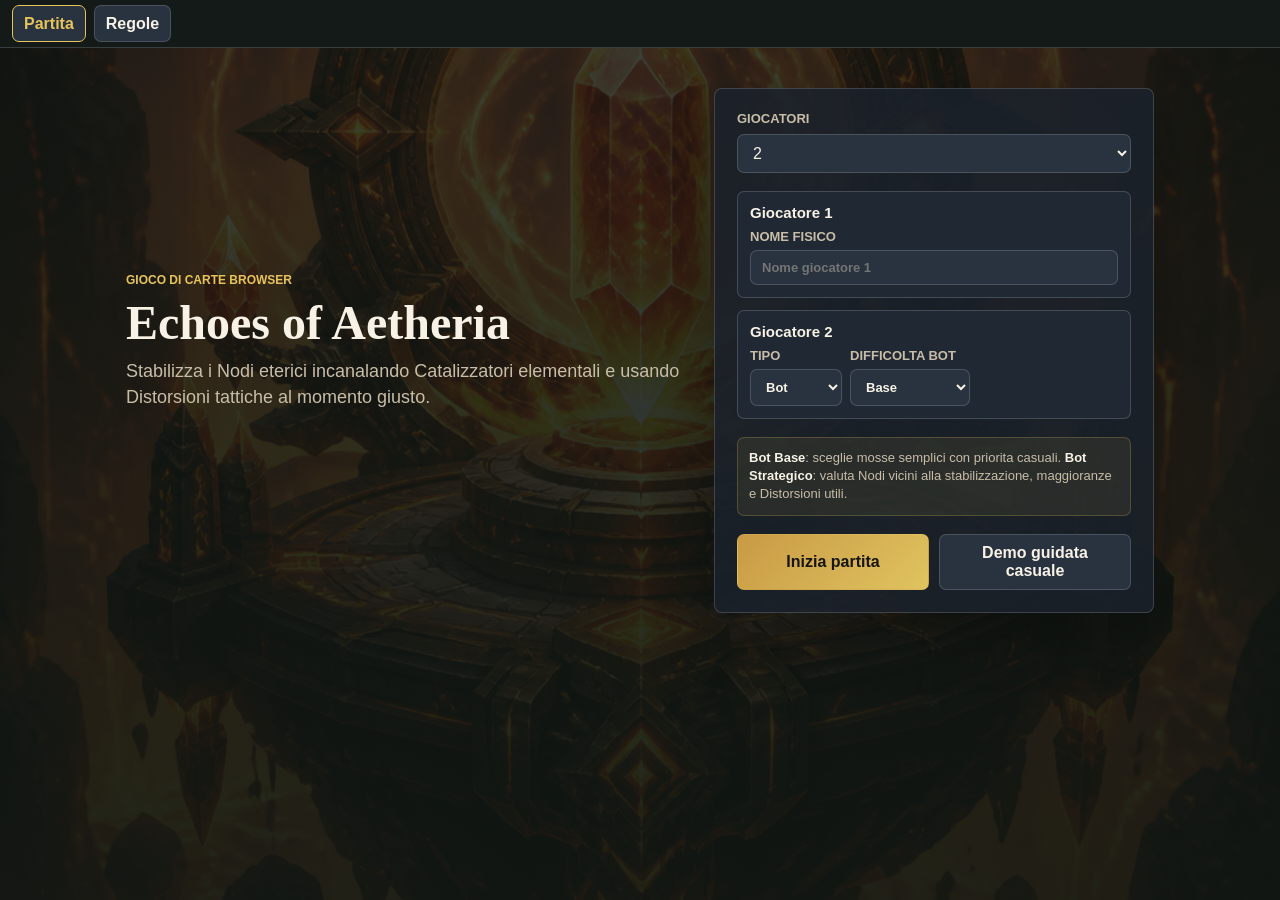
<file: web-game/index.html>
<!doctype html>
<html lang="it">
<head>
  <meta charset="utf-8">
  <meta name="viewport" content="width=device-width, initial-scale=1">
  <title>Echoes of Aetheria - Web Game</title>
  <link rel="icon" href="data:image/svg+xml,%3Csvg xmlns='http://www.w3.org/2000/svg' viewBox='0 0 64 64'%3E%3Crect width='64' height='64' rx='12' fill='%2311151b'/%3E%3Ccircle cx='32' cy='32' r='19' fill='%23e7c45b'/%3E%3Cpath d='M32 10 44 32 32 54 20 32Z' fill='%23242c37'/%3E%3C/svg%3E">
  <link rel="stylesheet" href="styles.css">
  <link rel="stylesheet" href="interface.css">
</head>
<body>
  <main id="app">
    <nav class="view-tabs" aria-label="Viste">
      <button id="play-tab" aria-current="page" type="button">Partita</button>
      <button id="rules-tab" type="button">Regole</button>
    </nav>
    <section id="rules-view" class="hidden" aria-labelledby="rules-heading">
      <h1 id="rules-heading">Regole</h1>
      <div id="rules-content"></div>
      <button id="return-game" type="button">Torna alla partita</button>
    </section>
    <section id="setup" class="setup-shell">
      <div class="brand-panel">
        <p class="eyebrow">Gioco di carte browser</p>
        <h1>Echoes of Aetheria</h1>
        <p class="intro">Stabilizza i Nodi eterici incanalando Catalizzatori elementali e usando Distorsioni tattiche al momento giusto.</p>
      </div>

      <form id="setup-form" class="setup-panel">
        <div class="field-row">
          <label for="player-count">Giocatori</label>
          <select id="player-count" name="playerCount">
            <option value="2">2</option>
            <option value="3">3</option>
            <option value="4">4</option>
          </select>
        </div>

        <div id="player-configs" class="player-configs"></div>

        <div class="bot-note">
          <strong>Bot Base</strong>: sceglie mosse semplici con priorita casuali.
          <strong>Bot Strategico</strong>: valuta Nodi vicini alla stabilizzazione, maggioranze e Distorsioni utili.
        </div>

        <div class="setup-actions">
          <button class="primary-action" type="submit">Inizia partita</button>
          <button id="demo-button" type="button">Demo guidata casuale</button>
        </div>
      </form>
    </section>

    <section id="game" class="game-shell hidden">
      <header class="topbar">
        <div>
          <p class="eyebrow">Partita in corso</p>
          <h1>Echoes of Aetheria</h1>
        </div>
        <div class="top-actions">
          <button id="rules-button" type="button">Regole</button>
          <button id="new-game-button" type="button">Nuova partita</button>
        </div>
      </header>

      <section class="status-strip">
        <div>
          <span class="label">Turno</span>
          <strong id="current-player">-</strong>
        </div>
        <div>
          <span class="label">Azioni</span>
          <strong id="actions-left">-</strong>
        </div>
        <div>
          <span class="label">Mazzo</span>
          <strong id="deck-count">-</strong>
        </div>
        <div>
          <span class="label">Obiettivo</span>
          <strong id="victory-target">-</strong>
        </div>
      </section>

      <div class="table-layout">
        <details class="players-panel collapse-panel">
          <summary>Giocatori</summary>
          <div id="players" class="players-list"></div>
        </details>

        <section class="board-panel">
          <div class="board-header">
            <h2>Nodi</h2>
            <div id="selection-hint" class="selection-hint">Scegli un'azione.</div>
          </div>
          <div id="nodes" class="nodes-grid"></div>
        </section>

        <aside class="side-panel">
          <details class="advisor-panel collapse-panel">
            <summary>
              <span>Consiglio mosse</span>
              <span id="advisor-badge">Demo</span>
            </summary>
            <div id="advisor" class="advisor-list"></div>
          </details>
          <details class="log-panel collapse-panel">
            <summary>Registro</summary>
            <ol id="log"></ol>
          </details>
        </aside>
      </div>

      <section class="hand-panel">
        <div class="hand-header">
          <div>
            <h2 id="hand-title">Mano</h2>
            <p id="hand-help">Seleziona una carta giocabile.</p>
          </div>
          <div class="hand-actions">
            <button id="draw-button" type="button">Pesca</button>
            <button id="end-turn-button" type="button">Fine turno</button>
          </div>
        </div>
        <div id="hand" class="hand-grid"></div>
      </section>
    </section>

    <dialog id="choice-dialog">
      <form method="dialog">
        <h2 id="choice-title">Scelta</h2>
        <div id="choice-options" class="choice-options"></div>
        <button value="cancel" type="submit">Annulla</button>
      </form>
    </dialog>

    <dialog id="rules-dialog">
      <form method="dialog">
        <h2>Regole complete in breve</h2>
        <p><strong>Setup.</strong> I 5 Nodi sono al centro. Ogni giocatore pesca 4 carte dal mazzo Catalizzatori + Distorsioni.</p>
        <p><strong>Turno.</strong> Il giocatore attivo ha 2 azioni. Ogni azione puo essere: pescare 1 carta, incanalare 1 Catalizzatore su un Nodo libero, oppure lanciare 1 Distorsione.</p>
        <p><strong>Catalizzatori.</strong> Aggiungono potenza elementale al Nodo scelto. Alcuni attivano bonus immediati, piccoli costi o protezioni.</p>
        <p><strong>Distorsioni.</strong> Sono effetti tattici a uso singolo: spostano, proteggono, riducono, accelerano o bloccano temporaneamente un Nodo.</p>
        <p><strong>Stabilizzazione.</strong> Un Nodo si chiude quando i suoi requisiti elementali sono raggiunti o superati. Il Prisma richiede almeno 2 potenza in tre elementi diversi.</p>
        <p><strong>Assegnazione.</strong> Il Nodo va al giocatore con piu potenza totale su quel Nodo. In pareggio vince chi ha contribuito prima tra i giocatori in parita.</p>
        <p><strong>Vittoria.</strong> In 2 giocatori si vince con 3 Nodi. In 3-4 giocatori si vince con 2 Nodi.</p>
        <button value="ok" type="submit">Chiudi</button>
      </form>
    </dialog>
  </main>
  <script src="src/game.js"></script>
  <script src="src/interface.js"></script>
</body>
</html>
</file>
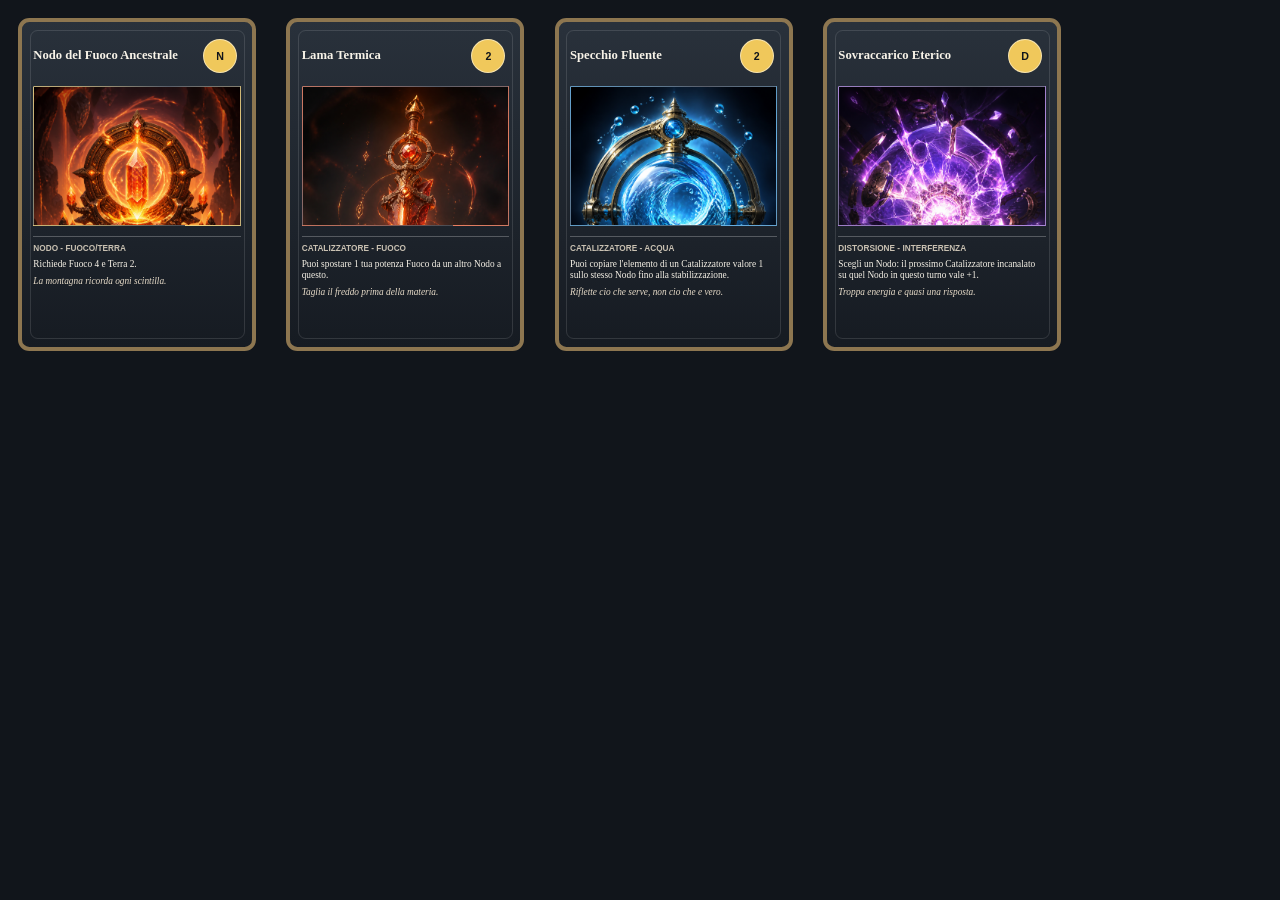
<file: prototype/cards_print.html>
<!doctype html>
<html lang="it">
<head>
  <meta charset="utf-8">
  <meta name="viewport" content="width=device-width, initial-scale=1">
  <title>Echoes of Aetheria - Prototype Cards</title>
  <style>
    :root {
      --ink: #f8f3e8;
      --muted: #c9c1b2;
      --line: #8d7650;
      --panel: #1f2630;
      --fire: #e65b34;
      --water: #3c9de0;
      --wind: #82b870;
      --earth: #b89556;
      --distortion: #a86fe8;
      --node: #f0c85b;
    }

    * { box-sizing: border-box; }

    body {
      margin: 0;
      padding: 18px;
      color: var(--ink);
      background: #11151b;
      font-family: Georgia, "Times New Roman", serif;
    }

    .sheet {
      display: grid;
      grid-template-columns: repeat(auto-fill, 63mm);
      gap: 8mm;
      align-items: start;
    }

    .card {
      width: 63mm;
      height: 88mm;
      border: 1.2mm solid var(--line);
      border-radius: 3mm;
      background: linear-gradient(180deg, #29313b, #161b22);
      padding: 3mm;
      display: grid;
      grid-template-rows: 12mm 39mm 1fr;
      break-inside: avoid;
      position: relative;
      overflow: hidden;
    }

    .card::before {
      content: "";
      position: absolute;
      inset: 2mm;
      border: .35mm solid rgba(255,255,255,.12);
      border-radius: 2mm;
      pointer-events: none;
    }

    .header {
      display: grid;
      grid-template-columns: 1fr 10mm;
      gap: 2mm;
      align-items: center;
      z-index: 1;
    }

    .name {
      font-size: 9.5pt;
      line-height: 1.05;
      font-weight: 700;
    }

    .badge {
      width: 9mm;
      height: 9mm;
      border-radius: 50%;
      border: .45mm solid rgba(255,255,255,.5);
      display: grid;
      place-items: center;
      font: 700 8pt Arial, sans-serif;
      color: #11151b;
      background: var(--node);
    }

    .art {
      margin-top: 2mm;
      border: .5mm solid rgba(255,255,255,.22);
      background:
        radial-gradient(circle at 50% 45%, rgba(255,255,255,.32), transparent 9mm),
        conic-gradient(from 35deg, var(--accent), #2a3140, var(--accent), #141922);
      display: grid;
      place-items: center;
      min-height: 0;
      overflow: hidden;
    }

    .art img {
      width: 100%;
      height: 100%;
      object-fit: cover;
      display: block;
    }

    .text {
      z-index: 1;
      margin-top: 2.5mm;
      border-top: .35mm solid rgba(255,255,255,.25);
      padding-top: 2mm;
      font-size: 7pt;
      line-height: 1.22;
      display: grid;
      align-content: start;
      gap: 1.5mm;
    }

    .meta {
      color: var(--muted);
      font: 700 6.2pt Arial, sans-serif;
      text-transform: uppercase;
      letter-spacing: 0;
    }

    .flavour {
      color: #e8dcc9;
      font-style: italic;
    }

    .fire { --accent: var(--fire); }
    .water { --accent: var(--water); }
    .wind { --accent: var(--wind); }
    .earth { --accent: var(--earth); }
    .distortion { --accent: var(--distortion); }
    .node { --accent: var(--node); }

    @page { size: A4; margin: 10mm; }

    @media print {
      body { background: #fff; padding: 0; }
      .sheet { gap: 5mm; }
      .card { box-shadow: none; }
    }
  </style>
</head>
<body>
  <main class="sheet">
    <article class="card node">
      <header class="header">
        <div class="name">Nodo del Fuoco Ancestrale</div>
        <div class="badge">N</div>
      </header>
      <div class="art"><img src="../assets/nodo_fuoco_ancestrale.png" alt=""></div>
      <section class="text">
        <div class="meta">Nodo - Fuoco/Terra</div>
        <div>Richiede Fuoco 4 e Terra 2.</div>
        <div class="flavour">La montagna ricorda ogni scintilla.</div>
      </section>
    </article>

    <article class="card fire">
      <header class="header">
        <div class="name">Lama Termica</div>
        <div class="badge">2</div>
      </header>
      <div class="art"><img src="../assets/catalizzatore_fuoco.png" alt=""></div>
      <section class="text">
        <div class="meta">Catalizzatore - Fuoco</div>
        <div>Puoi spostare 1 tua potenza Fuoco da un altro Nodo a questo.</div>
        <div class="flavour">Taglia il freddo prima della materia.</div>
      </section>
    </article>

    <article class="card water">
      <header class="header">
        <div class="name">Specchio Fluente</div>
        <div class="badge">2</div>
      </header>
      <div class="art"><img src="../assets/catalizzatore_acqua.png" alt=""></div>
      <section class="text">
        <div class="meta">Catalizzatore - Acqua</div>
        <div>Puoi copiare l'elemento di un Catalizzatore valore 1 sullo stesso Nodo fino alla stabilizzazione.</div>
        <div class="flavour">Riflette cio che serve, non cio che e vero.</div>
      </section>
    </article>

    <article class="card distortion">
      <header class="header">
        <div class="name">Sovraccarico Eterico</div>
        <div class="badge">D</div>
      </header>
      <div class="art"><img src="../assets/distorsione_sovraccarico.png" alt=""></div>
      <section class="text">
        <div class="meta">Distorsione - Interferenza</div>
        <div>Scegli un Nodo: il prossimo Catalizzatore incanalato su quel Nodo in questo turno vale +1.</div>
        <div class="flavour">Troppa energia e quasi una risposta.</div>
      </section>
    </article>
  </main>
</body>
</html>
</file>
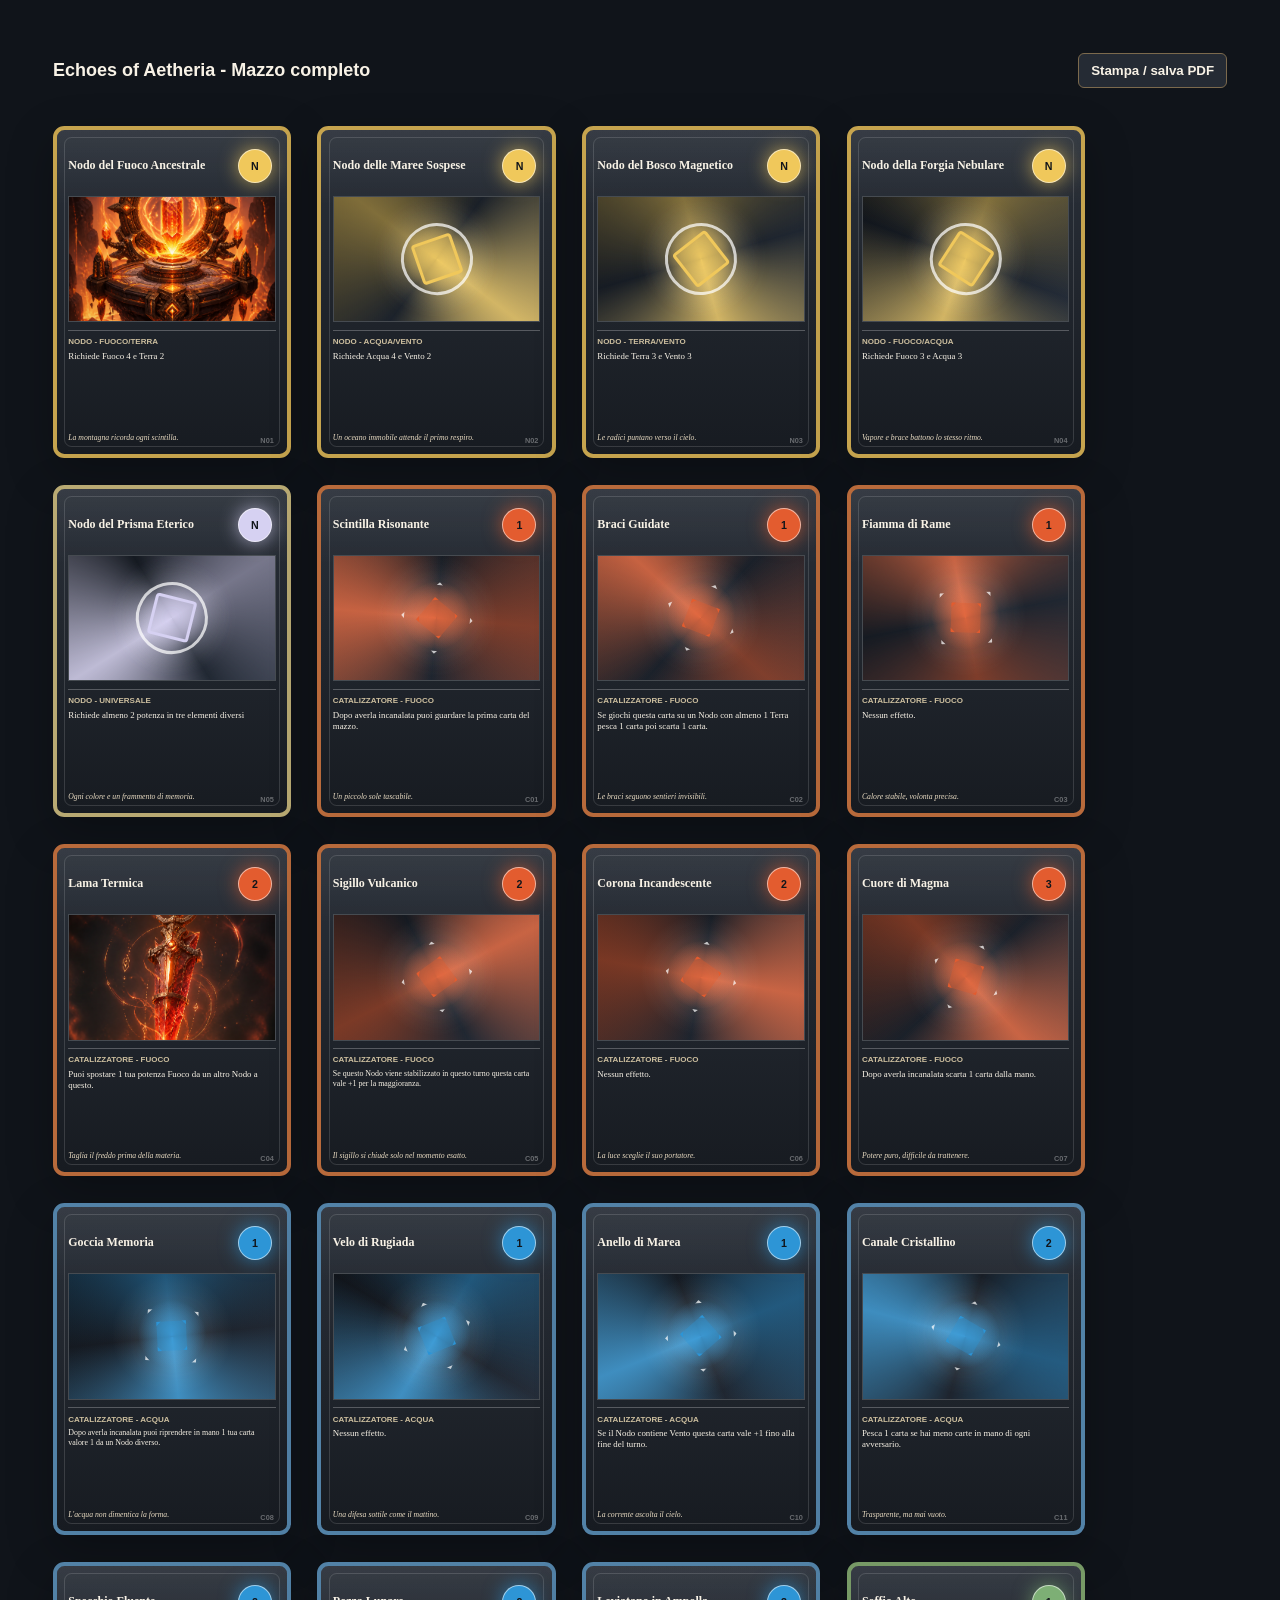
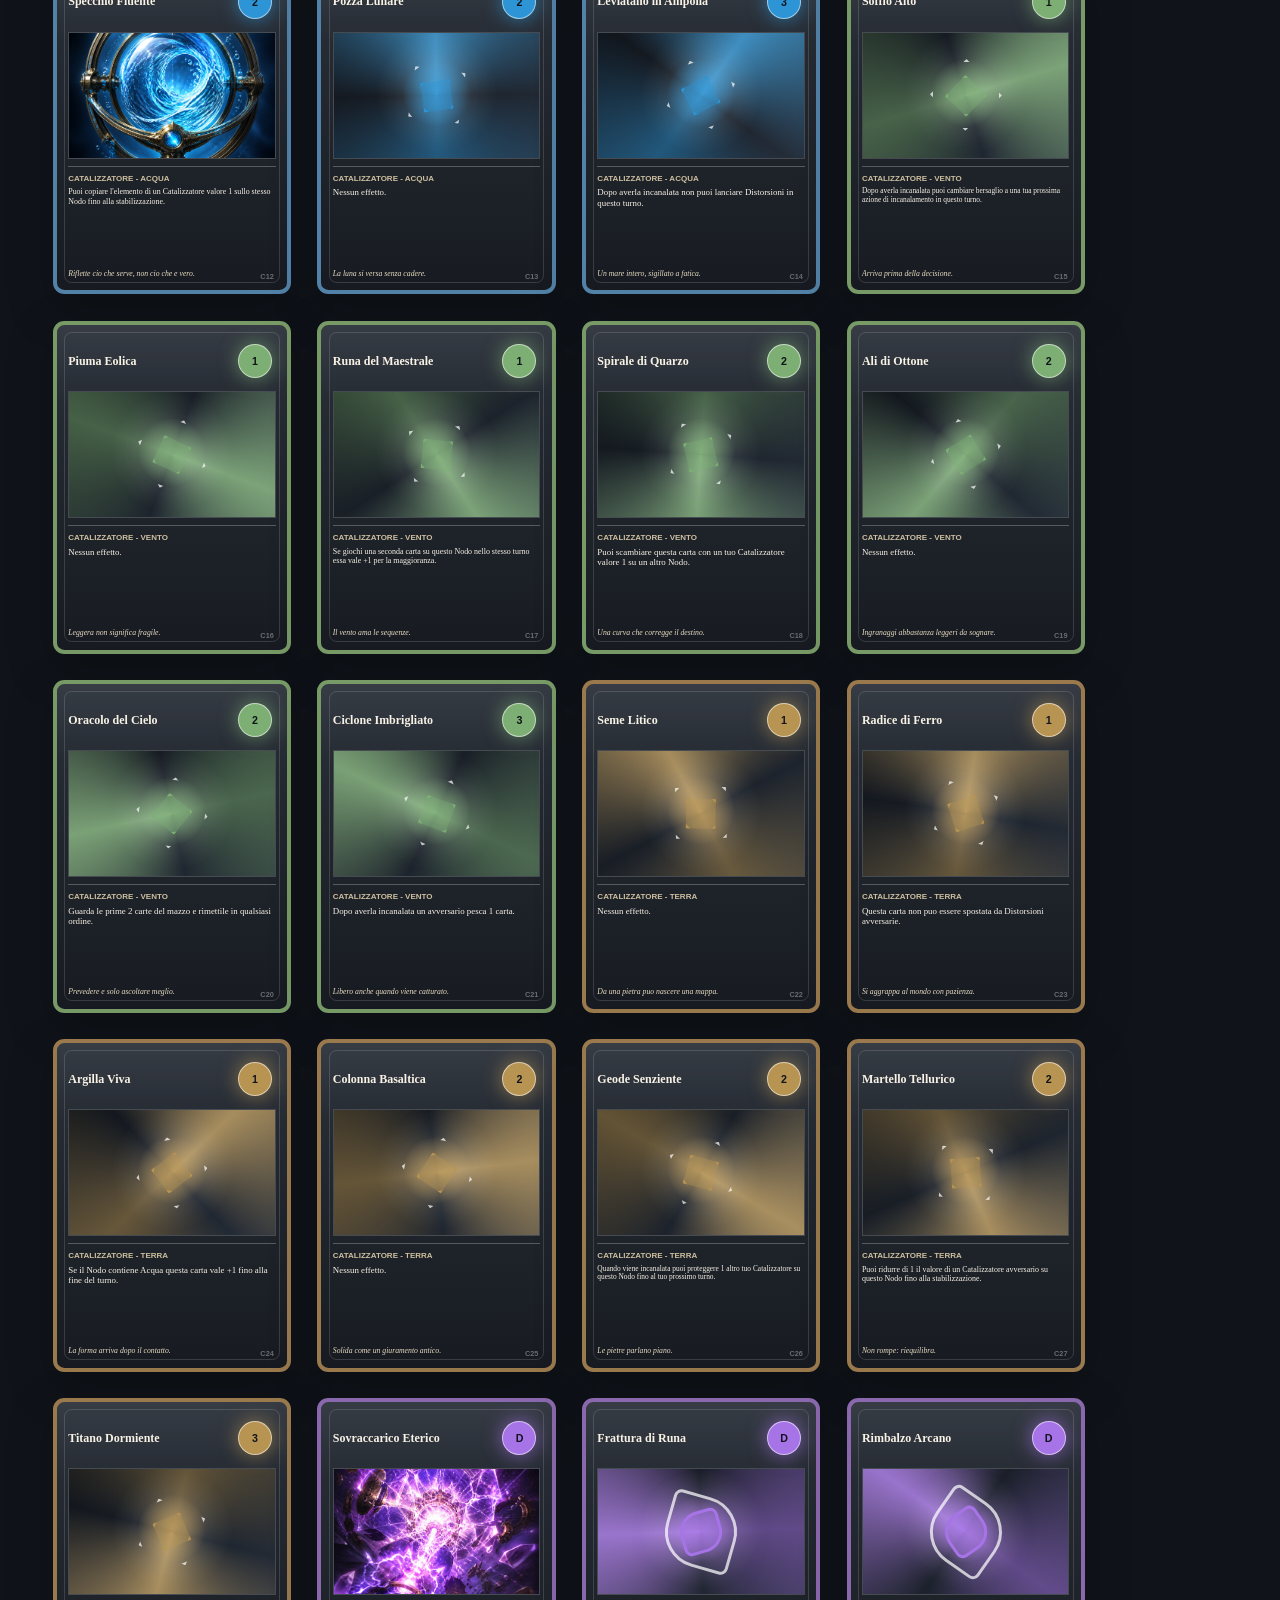
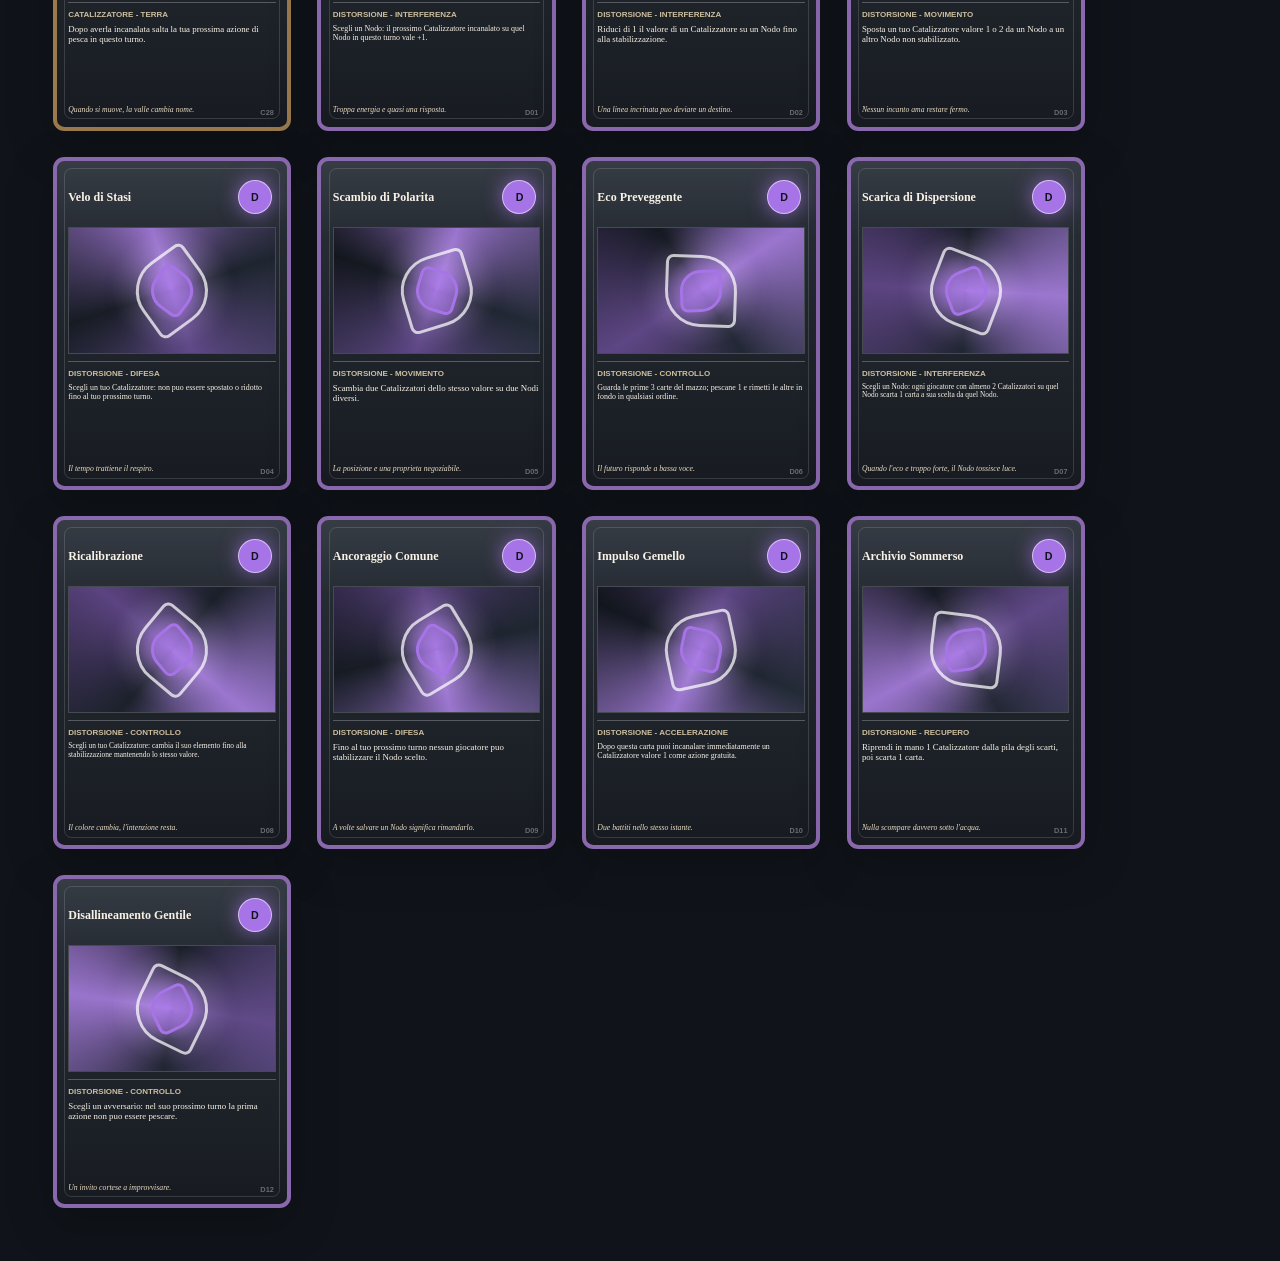
<file: prototype/deck_full.html>
<!doctype html>
<html lang="it">
<head>
  <meta charset="utf-8">
  <meta name="viewport" content="width=device-width, initial-scale=1">
  <title>Echoes of Aetheria - Mazzo Completo</title>
  <style>
    :root {
      --ink: #f8f2e6;
      --muted: #cdbf9f;
      --paper: #171b21;
      --rim: #a28353;
      --fire: #e35c2f;
      --water: #2d95d6;
      --wind: #7daf75;
      --earth: #b89453;
      --distortion: #a774e8;
      --node: #f0c85b;
      --steel: #596777;
    }

    * { box-sizing: border-box; }

    body {
      margin: 0;
      padding: 14mm;
      background: #10141a;
      color: var(--ink);
      font-family: Georgia, "Times New Roman", serif;
    }

    .toolbar {
      margin: 0 0 10mm;
      display: flex;
      align-items: center;
      justify-content: space-between;
      gap: 12px;
      color: var(--ink);
      font-family: Arial, sans-serif;
    }

    .toolbar h1 {
      margin: 0;
      font-size: 18px;
      letter-spacing: 0;
    }

    .toolbar button {
      border: 1px solid #7c6a4d;
      background: #252b34;
      color: var(--ink);
      border-radius: 6px;
      padding: 9px 12px;
      cursor: pointer;
      font-weight: 700;
    }

    .sheet {
      display: grid;
      grid-template-columns: repeat(auto-fill, 63mm);
      gap: 7mm;
      align-items: start;
    }

    .card {
      width: 63mm;
      height: 88mm;
      border: 1.15mm solid var(--rim);
      border-radius: 3mm;
      background:
        linear-gradient(180deg, rgba(255,255,255,.06), rgba(255,255,255,0) 20mm),
        linear-gradient(180deg, #2a3039, var(--paper));
      padding: 3mm;
      display: grid;
      grid-template-rows: 13mm 35mm 1fr;
      break-inside: avoid;
      position: relative;
      overflow: hidden;
      box-shadow: 0 4mm 12mm rgba(0,0,0,.25);
    }

    .card::before {
      content: "";
      position: absolute;
      inset: 1.9mm;
      border: .35mm solid rgba(255,255,255,.14);
      border-radius: 2mm;
      pointer-events: none;
      z-index: 3;
    }

    .card::after {
      content: attr(data-id);
      position: absolute;
      right: 3.5mm;
      bottom: 2.5mm;
      color: rgba(255,255,255,.35);
      font: 700 5.5pt Arial, sans-serif;
      z-index: 4;
    }

    .header {
      display: grid;
      grid-template-columns: 1fr 10mm;
      gap: 2mm;
      align-items: center;
      z-index: 4;
    }

    .name {
      font-size: 9pt;
      line-height: 1.05;
      font-weight: 700;
      overflow-wrap: anywhere;
    }

    .badge {
      width: 9mm;
      height: 9mm;
      border-radius: 50%;
      border: .45mm solid rgba(255,255,255,.55);
      display: grid;
      place-items: center;
      color: #11151b;
      background: var(--accent);
      font: 800 8pt Arial, sans-serif;
      box-shadow: 0 0 5mm color-mix(in srgb, var(--accent) 70%, transparent);
    }

    .art {
      margin-top: 1.5mm;
      border: .5mm solid rgba(255,255,255,.22);
      background: #121820;
      min-height: 0;
      overflow: hidden;
      position: relative;
      isolation: isolate;
    }

    .art img {
      width: 100%;
      height: 100%;
      object-fit: cover;
      display: block;
    }

    .symbol-art {
      width: 100%;
      height: 100%;
      background:
        radial-gradient(circle at 50% 48%, color-mix(in srgb, var(--accent) 70%, white 10%), transparent 9mm),
        radial-gradient(circle at 50% 48%, rgba(255,255,255,.18), transparent 16mm),
        conic-gradient(from var(--spin), transparent, color-mix(in srgb, var(--accent) 75%, white 10%), transparent, color-mix(in srgb, var(--accent) 50%, black 10%), transparent),
        linear-gradient(135deg, #10141a, #252d39);
      display: grid;
      place-items: center;
    }

    .sigil {
      width: 19mm;
      height: 19mm;
      position: relative;
      filter: drop-shadow(0 0 4mm var(--accent));
    }

    .sigil::before,
    .sigil::after {
      content: "";
      position: absolute;
      inset: 0;
      border: .9mm solid rgba(255,255,255,.72);
      transform: rotate(var(--turn));
    }

    .sigil::after {
      inset: 4mm;
      border-color: var(--accent);
      background: color-mix(in srgb, var(--accent) 35%, transparent);
      transform: rotate(calc(var(--turn) * -1));
    }

    .node .sigil::before { border-radius: 50%; }
    .node .sigil::after { border-radius: 1mm; }
    .distortion .sigil::before { border-radius: 2mm 50% 2mm 50%; }
    .distortion .sigil::after { border-radius: 50% 2mm 50% 2mm; }
    .catalyst .sigil::before { clip-path: polygon(50% 0, 100% 50%, 50% 100%, 0 50%); }
    .catalyst .sigil::after { clip-path: polygon(50% 0, 100% 50%, 50% 100%, 0 50%); }

    .text {
      z-index: 4;
      margin-top: 2mm;
      border-top: .35mm solid rgba(255,255,255,.25);
      padding-top: 1.7mm;
      display: grid;
      grid-template-rows: auto 1fr auto;
      gap: 1.3mm;
      min-height: 0;
    }

    .meta {
      color: var(--muted);
      font: 700 6pt Arial, sans-serif;
      text-transform: uppercase;
      letter-spacing: 0;
      white-space: nowrap;
      overflow: hidden;
      text-overflow: ellipsis;
    }

    .effect {
      font-size: var(--effect-size, 6.65pt);
      line-height: 1.18;
      overflow-wrap: anywhere;
    }

    .flavour {
      color: #eadcc3;
      font-size: 5.8pt;
      line-height: 1.16;
      font-style: italic;
      padding-right: 9mm;
      overflow-wrap: anywhere;
    }

    .fire { --accent: var(--fire); --rim: #b86a3b; }
    .water { --accent: var(--water); --rim: #5282a7; }
    .wind { --accent: var(--wind); --rim: #779a66; }
    .earth { --accent: var(--earth); --rim: #9a7a4d; }
    .distortion { --accent: var(--distortion); --rim: #8a68ad; }
    .node { --accent: var(--node); --rim: #c6a44e; }
    .universal { --accent: #d6d1f2; --rim: #b9aa73; }

    @page {
      size: A4;
      margin: 8mm;
    }

    @media print {
      body {
        padding: 0;
        background: #fff;
      }

      .toolbar { display: none; }

      .sheet {
        gap: 4mm;
      }

      .card {
        box-shadow: none;
      }
    }
  </style>
</head>
<body>
  <header class="toolbar">
    <h1>Echoes of Aetheria - Mazzo completo</h1>
    <button type="button" onclick="window.print()">Stampa / salva PDF</button>
  </header>
  <main class="sheet" id="deck"></main>

  <script id="cards-data" type="text/plain">ID Carta,Nome Carta,Categoria,Elemento/Tipo,Valore Potenza,Requisiti/Effetto speciale,Flavour Text
N01,Nodo del Fuoco Ancestrale,Nodo,Fuoco/Terra,,Richiede Fuoco 4 e Terra 2,"La montagna ricorda ogni scintilla."
N02,Nodo delle Maree Sospese,Nodo,Acqua/Vento,,Richiede Acqua 4 e Vento 2,"Un oceano immobile attende il primo respiro."
N03,Nodo del Bosco Magnetico,Nodo,Terra/Vento,,Richiede Terra 3 e Vento 3,"Le radici puntano verso il cielo."
N04,Nodo della Forgia Nebulare,Nodo,Fuoco/Acqua,,Richiede Fuoco 3 e Acqua 3,"Vapore e brace battono lo stesso ritmo."
N05,Nodo del Prisma Eterico,Nodo,Universale,,Richiede almeno 2 potenza in tre elementi diversi,"Ogni colore e un frammento di memoria."
C01,Scintilla Risonante,Catalizzatore,Fuoco,1,Dopo averla incanalata puoi guardare la prima carta del mazzo.,"Un piccolo sole tascabile."
C02,Braci Guidate,Catalizzatore,Fuoco,1,Se giochi questa carta su un Nodo con almeno 1 Terra pesca 1 carta poi scarta 1 carta.,"Le braci seguono sentieri invisibili."
C03,Fiamma di Rame,Catalizzatore,Fuoco,1,Nessun effetto.,"Calore stabile, volonta precisa."
C04,Lama Termica,Catalizzatore,Fuoco,2,Puoi spostare 1 tua potenza Fuoco da un altro Nodo a questo.,"Taglia il freddo prima della materia."
C05,Sigillo Vulcanico,Catalizzatore,Fuoco,2,Se questo Nodo viene stabilizzato in questo turno questa carta vale +1 per la maggioranza.,"Il sigillo si chiude solo nel momento esatto."
C06,Corona Incandescente,Catalizzatore,Fuoco,2,Nessun effetto.,"La luce sceglie il suo portatore."
C07,Cuore di Magma,Catalizzatore,Fuoco,3,Dopo averla incanalata scarta 1 carta dalla mano.,"Potere puro, difficile da trattenere."
C08,Goccia Memoria,Catalizzatore,Acqua,1,Dopo averla incanalata puoi riprendere in mano 1 tua carta valore 1 da un Nodo diverso.,"L'acqua non dimentica la forma."
C09,Velo di Rugiada,Catalizzatore,Acqua,1,Nessun effetto.,"Una difesa sottile come il mattino."
C10,Anello di Marea,Catalizzatore,Acqua,1,Se il Nodo contiene Vento questa carta vale +1 fino alla fine del turno.,"La corrente ascolta il cielo."
C11,Canale Cristallino,Catalizzatore,Acqua,2,Pesca 1 carta se hai meno carte in mano di ogni avversario.,"Trasparente, ma mai vuoto."
C12,Specchio Fluente,Catalizzatore,Acqua,2,Puoi copiare l'elemento di un Catalizzatore valore 1 sullo stesso Nodo fino alla stabilizzazione.,"Riflette cio che serve, non cio che e vero."
C13,Pozza Lunare,Catalizzatore,Acqua,2,Nessun effetto.,"La luna si versa senza cadere."
C14,Leviatano in Ampolla,Catalizzatore,Acqua,3,Dopo averla incanalata non puoi lanciare Distorsioni in questo turno.,"Un mare intero, sigillato a fatica."
C15,Soffio Alto,Catalizzatore,Vento,1,Dopo averla incanalata puoi cambiare bersaglio a una tua prossima azione di incanalamento in questo turno.,"Arriva prima della decisione."
C16,Piuma Eolica,Catalizzatore,Vento,1,Nessun effetto.,"Leggera non significa fragile."
C17,Runa del Maestrale,Catalizzatore,Vento,1,Se giochi una seconda carta su questo Nodo nello stesso turno essa vale +1 per la maggioranza.,"Il vento ama le sequenze."
C18,Spirale di Quarzo,Catalizzatore,Vento,2,Puoi scambiare questa carta con un tuo Catalizzatore valore 1 su un altro Nodo.,"Una curva che corregge il destino."
C19,Ali di Ottone,Catalizzatore,Vento,2,Nessun effetto.,"Ingranaggi abbastanza leggeri da sognare."
C20,Oracolo del Cielo,Catalizzatore,Vento,2,Guarda le prime 2 carte del mazzo e rimettile in qualsiasi ordine.,"Prevedere e solo ascoltare meglio."
C21,Ciclone Imbrigliato,Catalizzatore,Vento,3,Dopo averla incanalata un avversario pesca 1 carta.,"Libero anche quando viene catturato."
C22,Seme Litico,Catalizzatore,Terra,1,Nessun effetto.,"Da una pietra puo nascere una mappa."
C23,Radice di Ferro,Catalizzatore,Terra,1,Questa carta non puo essere spostata da Distorsioni avversarie.,"Si aggrappa al mondo con pazienza."
C24,Argilla Viva,Catalizzatore,Terra,1,Se il Nodo contiene Acqua questa carta vale +1 fino alla fine del turno.,"La forma arriva dopo il contatto."
C25,Colonna Basaltica,Catalizzatore,Terra,2,Nessun effetto.,"Solida come un giuramento antico."
C26,Geode Senziente,Catalizzatore,Terra,2,Quando viene incanalata puoi proteggere 1 altro tuo Catalizzatore su questo Nodo fino al tuo prossimo turno.,"Le pietre parlano piano."
C27,Martello Tellurico,Catalizzatore,Terra,2,Puoi ridurre di 1 il valore di un Catalizzatore avversario su questo Nodo fino alla stabilizzazione.,"Non rompe: riequilibra."
C28,Titano Dormiente,Catalizzatore,Terra,3,Dopo averla incanalata salta la tua prossima azione di pesca in questo turno.,"Quando si muove, la valle cambia nome."
D01,Sovraccarico Eterico,Distorsione,Interferenza,,Scegli un Nodo: il prossimo Catalizzatore incanalato su quel Nodo in questo turno vale +1.,"Troppa energia e quasi una risposta."
D02,Frattura di Runa,Distorsione,Interferenza,,Riduci di 1 il valore di un Catalizzatore su un Nodo fino alla stabilizzazione.,"Una linea incrinata puo deviare un destino."
D03,Rimbalzo Arcano,Distorsione,Movimento,,Sposta un tuo Catalizzatore valore 1 o 2 da un Nodo a un altro Nodo non stabilizzato.,"Nessun incanto ama restare fermo."
D04,Velo di Stasi,Distorsione,Difesa,,Scegli un tuo Catalizzatore: non puo essere spostato o ridotto fino al tuo prossimo turno.,"Il tempo trattiene il respiro."
D05,Scambio di Polarita,Distorsione,Movimento,,Scambia due Catalizzatori dello stesso valore su due Nodi diversi.,"La posizione e una proprieta negoziabile."
D06,Eco Preveggente,Distorsione,Controllo,,Guarda le prime 3 carte del mazzo; pescane 1 e rimetti le altre in fondo in qualsiasi ordine.,"Il futuro risponde a bassa voce."
D07,Scarica di Dispersione,Distorsione,Interferenza,,Scegli un Nodo: ogni giocatore con almeno 2 Catalizzatori su quel Nodo scarta 1 carta a sua scelta da quel Nodo.,"Quando l'eco e troppo forte, il Nodo tossisce luce."
D08,Ricalibrazione,Distorsione,Controllo,,Scegli un tuo Catalizzatore: cambia il suo elemento fino alla stabilizzazione mantenendo lo stesso valore.,"Il colore cambia, l'intenzione resta."
D09,Ancoraggio Comune,Distorsione,Difesa,,Fino al tuo prossimo turno nessun giocatore puo stabilizzare il Nodo scelto.,"A volte salvare un Nodo significa rimandarlo."
D10,Impulso Gemello,Distorsione,Accelerazione,,Dopo questa carta puoi incanalare immediatamente un Catalizzatore valore 1 come azione gratuita.,"Due battiti nello stesso istante."
D11,Archivio Sommerso,Distorsione,Recupero,,"Riprendi in mano 1 Catalizzatore dalla pila degli scarti, poi scarta 1 carta.","Nulla scompare davvero sotto l'acqua."
D12,Disallineamento Gentile,Distorsione,Controllo,,Scegli un avversario: nel suo prossimo turno la prima azione non puo essere pescare.,"Un invito cortese a improvvisare."</script>

  <script>
    const imageMap = {
      N01: "../assets/nodo_fuoco_ancestrale.png",
      C04: "../assets/catalizzatore_fuoco.png",
      C12: "../assets/catalizzatore_acqua.png",
      D01: "../assets/distorsione_sovraccarico.png"
    };

    const typeLabels = {
      Nodo: "Nodo",
      Catalizzatore: "Catalizzatore",
      Distorsione: "Distorsione"
    };

    const classByElement = (card) => {
      if (card.Categoria === "Distorsione") return "distortion";
      if (card.Categoria === "Nodo") {
        if (card["Elemento/Tipo"] === "Universale") return "node universal";
        return "node " + elementToken(card["Elemento/Tipo"].split("/")[0]);
      }
      return "catalyst " + elementToken(card["Elemento/Tipo"]);
    };

    const elementToken = (value) => ({
      Fuoco: "fire",
      Acqua: "water",
      Vento: "wind",
      Terra: "earth",
      Universale: "universal"
    }[value] || "distortion");

    const badge = (card) => {
      if (card.Categoria === "Nodo") return "N";
      if (card.Categoria === "Distorsione") return "D";
      return card["Valore Potenza"] || "";
    };

    const parseCsv = (text) => {
      const rows = [];
      let row = [];
      let value = "";
      let inQuotes = false;
      for (let i = 0; i < text.length; i += 1) {
        const char = text[i];
        const next = text[i + 1];
        if (char === '"' && inQuotes && next === '"') {
          value += '"';
          i += 1;
        } else if (char === '"') {
          inQuotes = !inQuotes;
        } else if (char === "," && !inQuotes) {
          row.push(value);
          value = "";
        } else if ((char === "\n" || char === "\r") && !inQuotes) {
          if (char === "\r" && next === "\n") i += 1;
          row.push(value);
          if (row.some(Boolean)) rows.push(row);
          row = [];
          value = "";
        } else {
          value += char;
        }
      }
      if (value || row.length) {
        row.push(value);
        rows.push(row);
      }
      const headers = rows.shift();
      return rows.map((cells) => Object.fromEntries(headers.map((header, index) => [header, cells[index] || ""])));
    };

    const escapeHtml = (value) => value
      .replaceAll("&", "&amp;")
      .replaceAll("<", "&lt;")
      .replaceAll(">", "&gt;")
      .replaceAll('"', "&quot;");

    const art = (card, index) => {
      if (imageMap[card["ID Carta"]]) {
        return `<img src="${imageMap[card["ID Carta"]]}" alt="">`;
      }
      const spin = `${(index * 37) % 360}deg`;
      const turn = `${(index * 19) % 90}deg`;
      return `<div class="symbol-art" style="--spin:${spin};--turn:${turn}"><div class="sigil"></div></div>`;
    };

    const effectSize = (text) => {
      if (text.length > 105) return "5.55pt";
      if (text.length > 86) return "5.95pt";
      return "6.65pt";
    };

    const renderCard = (card, index) => {
      const type = typeLabels[card.Categoria];
      const meta = `${type} - ${card["Elemento/Tipo"]}`;
      return `
        <article class="card ${classByElement(card)}" data-id="${escapeHtml(card["ID Carta"])}">
          <header class="header">
            <div class="name">${escapeHtml(card["Nome Carta"])}</div>
            <div class="badge">${escapeHtml(badge(card))}</div>
          </header>
          <div class="art">${art(card, index)}</div>
          <section class="text">
            <div class="meta">${escapeHtml(meta)}</div>
            <div class="effect" style="--effect-size:${effectSize(card["Requisiti/Effetto speciale"])}">${escapeHtml(card["Requisiti/Effetto speciale"])}</div>
            <div class="flavour">${escapeHtml(card["Flavour Text"])}</div>
          </section>
        </article>
      `;
    };

    const cards = parseCsv(document.getElementById("cards-data").textContent.trim());
    document.getElementById("deck").innerHTML = cards.map(renderCard).join("");
  </script>
</body>
</html>
</file>
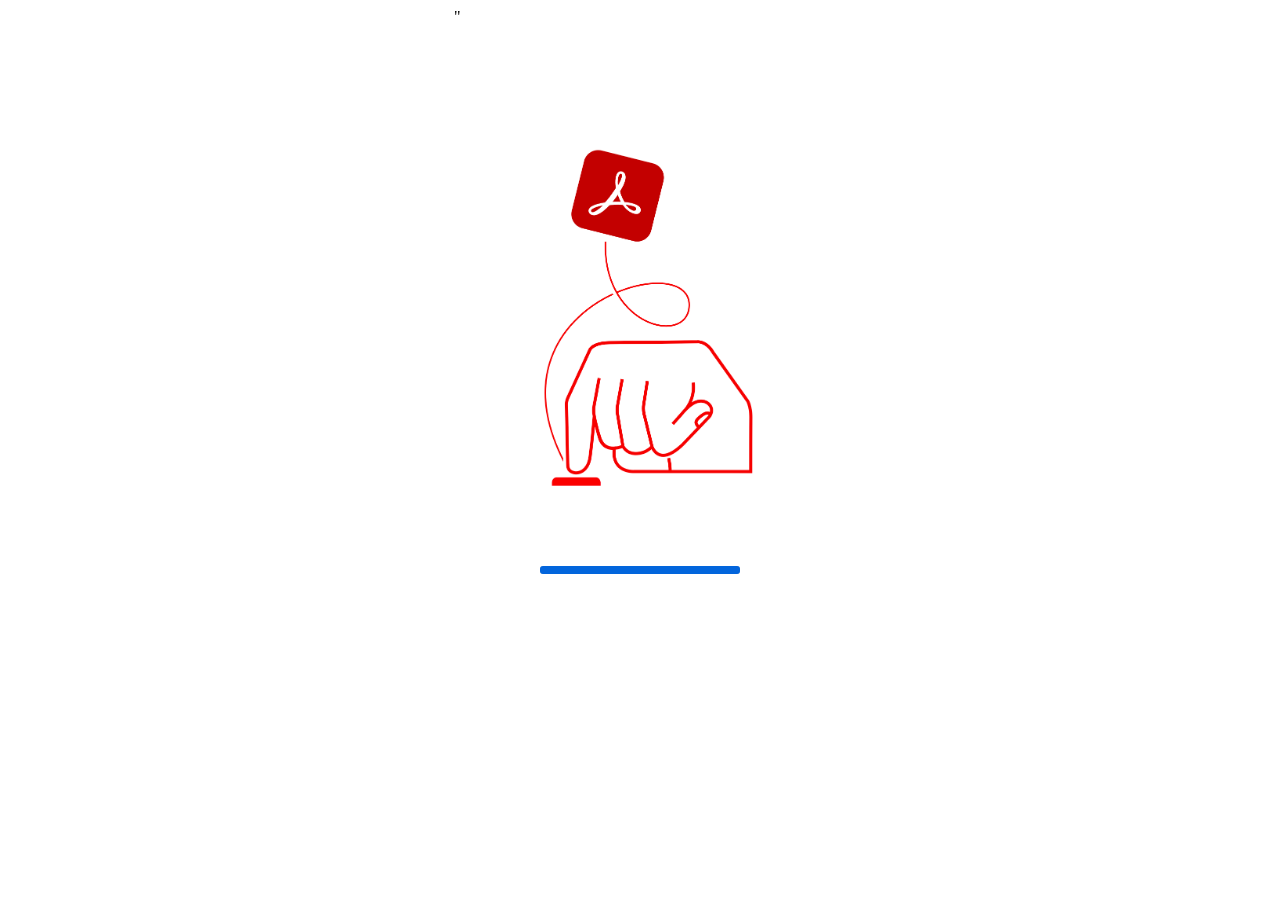
<file: tmp/chrome-profile/Default/Extensions/efaidnbmnnnibpcajpcglclefindmkaj/26.8.1.7_0/signInAdobeYolo.html>
<!DOCTYPE html>
<!--
/*************************************************************************
*
* ADOBE CONFIDENTIAL
* ___________________
*
*  Copyright 2023 Adobe Systems Incorporated
*  All Rights Reserved.
*
* NOTICE:  All information contained herein is, and remains
* the property of Adobe Systems Incorporated and its suppliers,
* if any.  The intellectual and technical concepts contained
* herein are proprietary to Adobe Systems Incorporated and its
* suppliers and may be covered by U.S. and Foreign Patents,
* patents in process, and are protected by trade secret or copyright law.
* Dissemination of this information or reproduction of this material
* is strictly forbidden unless prior written permission is obtained
* from Adobe Systems Incorporated.
**************************************************************************/
-->
<html lang="en">
<head>
    <script type="module" src="./browser/js/viewer/signInAdobeYolo.js"></script>
   <link href="./browser/css/adobeYolo.css" type="text/css" rel="stylesheet"/>"
</head>
<body class="adobe-dc-view-signInAdobeYolo">
<div>
    <div class = "image" >
        <img src="./browser/images/adobeyoloimage.png"  class = "adobe-yolo-icon"/>
    </div>
    <div id = "adobe-yolo-message">
    </div>
    <div class = "loader">
    <div class = "loader-blue-line"></div>
    </div>
</div>
</body>
</html>
</file>
<file: web-game/styles.css>
:root {
  --bg: #11151b;
  --panel: #1b222b;
  --panel-2: #242c37;
  --ink: #f8f2e6;
  --muted: #c8bda8;
  --line: rgba(255,255,255,.16);
  --fire: #df5c32;
  --water: #3498d2;
  --wind: #76aa69;
  --earth: #b79150;
  --distortion: #a06de1;
  --node: #e7c45b;
  --danger: #d66a5d;
  --ok: #8fcf86;
}

* { box-sizing: border-box; }

body {
  margin: 0;
  min-height: 100vh;
  background:
    radial-gradient(circle at 50% 12%, rgba(231,196,91,.12), transparent 34rem),
    linear-gradient(135deg, #0f1318, #151b23 48%, #10141a);
  color: var(--ink);
  font-family: Inter, Arial, sans-serif;
}

button,
select,
input {
  font: inherit;
}

button,
select,
input {
  border: 1px solid var(--line);
  border-radius: 7px;
  background: #29323f;
  color: var(--ink);
  padding: 9px 11px;
}

button {
  cursor: pointer;
  font-weight: 700;
}

button:hover:not(:disabled) {
  border-color: rgba(255,255,255,.36);
  background: #334052;
}

button:disabled {
  cursor: not-allowed;
  opacity: .45;
}

h1,
h2,
p {
  margin-top: 0;
}

.hidden { display: none !important; }

.setup-shell {
  min-height: 100vh;
  display: grid;
  grid-template-columns: minmax(280px, 1fr) minmax(320px, 440px);
  gap: 28px;
  align-items: center;
  padding: 36px;
}

.brand-panel h1,
.topbar h1 {
  margin-bottom: 8px;
  font-family: Georgia, "Times New Roman", serif;
  font-size: clamp(34px, 5vw, 68px);
  letter-spacing: 0;
}

.eyebrow {
  margin-bottom: 8px;
  color: var(--node);
  text-transform: uppercase;
  font-size: 12px;
  font-weight: 800;
  letter-spacing: 0;
}

.intro {
  max-width: 680px;
  color: var(--muted);
  font-size: 18px;
  line-height: 1.45;
}

.setup-panel,
.players-panel,
.board-panel,
.side-panel,
.hand-panel,
dialog form {
  border: 1px solid var(--line);
  border-radius: 8px;
  background: rgba(27,34,43,.88);
  box-shadow: 0 18px 60px rgba(0,0,0,.25);
}

.setup-panel {
  padding: 22px;
  display: grid;
  gap: 18px;
}

.field-row,
.player-config {
  display: grid;
  gap: 8px;
}

.field-row label,
.player-config label {
  color: var(--muted);
  font-size: 13px;
  font-weight: 800;
  text-transform: uppercase;
}

.player-configs {
  display: grid;
  gap: 12px;
}

.player-config {
  padding: 12px;
  border: 1px solid var(--line);
  border-radius: 7px;
  background: #202833;
  grid-template-columns: minmax(0, 1fr) minmax(120px, .72fr) minmax(140px, .86fr);
  align-items: end;
}

.player-config.is-human {
  grid-template-columns: minmax(0, 1fr) minmax(120px, .72fr);
}

.player-config:first-child.is-human {
  grid-template-columns: minmax(0, 1fr);
}

.player-config label,
.field-row label {
  display: grid;
  gap: 6px;
  min-width: 0;
}

.player-config input,
.player-config select,
.field-row select {
  width: 100%;
  min-width: 0;
}

.bot-note {
  border: 1px solid rgba(231,196,91,.22);
  border-radius: 7px;
  padding: 11px;
  color: var(--muted);
  background: rgba(231,196,91,.08);
  font-size: 13px;
  line-height: 1.4;
}

.bot-note strong {
  color: var(--ink);
}

.player-config h3 {
  grid-column: 1 / -1;
  margin: 0;
  font-size: 15px;
}

.primary-action {
  background: linear-gradient(135deg, #c89a45, #e0c35f);
  color: #161414;
  border-color: transparent;
}

.setup-actions {
  display: grid;
  grid-template-columns: 1fr 1fr;
  gap: 10px;
}

.game-shell {
  padding: 18px;
}

.topbar {
  display: flex;
  justify-content: space-between;
  align-items: center;
  gap: 18px;
  margin-bottom: 14px;
}

.topbar h1 {
  font-size: 34px;
}

.top-actions {
  display: flex;
  gap: 10px;
}

.status-strip {
  display: grid;
  grid-template-columns: repeat(4, minmax(0, 1fr));
  gap: 10px;
  margin-bottom: 14px;
}

.status-strip > div {
  border: 1px solid var(--line);
  border-radius: 8px;
  background: rgba(36,44,55,.88);
  padding: 12px;
}

.label {
  display: block;
  margin-bottom: 4px;
  color: var(--muted);
  font-size: 12px;
  font-weight: 800;
  text-transform: uppercase;
}

.table-layout {
  display: grid;
  grid-template-columns: 1fr;
  gap: 14px;
  align-items: start;
  background:
    linear-gradient(90deg, rgba(255,255,255,.035) 1px, transparent 1px),
    linear-gradient(0deg, rgba(255,255,255,.035) 1px, transparent 1px),
    radial-gradient(ellipse at center, rgba(231,196,91,.12), transparent 58%),
    #151b22;
  background-size: 38px 38px, 38px 38px, auto, auto;
  border: 1px solid rgba(255,255,255,.12);
  border-radius: 8px;
  padding: 14px;
}

.players-panel,
.board-panel,
.side-panel,
.hand-panel {
  padding: 14px;
}

.board-panel {
  order: 1;
  min-height: 660px;
  background:
    linear-gradient(rgba(21,27,34,.74), rgba(21,27,34,.86)),
    radial-gradient(ellipse at 50% 40%, rgba(231,196,91,.13), transparent 45%),
    linear-gradient(180deg, rgba(31,41,52,.9), rgba(22,29,38,.92));
  overflow: hidden;
}

.players-panel {
  order: 2;
  padding: 10px;
}

.side-panel {
  order: 3;
  display: grid;
  grid-template-columns: repeat(2, minmax(220px, 1fr));
  gap: 10px;
  padding: 0;
  border: 0;
  background: transparent;
  box-shadow: none;
}

.collapse-panel {
  border: 1px solid var(--line);
  border-radius: 8px;
  background: rgba(27,34,43,.88);
  box-shadow: 0 12px 36px rgba(0,0,0,.18);
}

.collapse-panel summary {
  min-height: 42px;
  padding: 10px 12px;
  cursor: pointer;
  display: flex;
  align-items: center;
  justify-content: space-between;
  gap: 10px;
  color: var(--ink);
  font-weight: 900;
  list-style: none;
}

.collapse-panel summary::-webkit-details-marker {
  display: none;
}

.collapse-panel summary::after {
  content: "+";
  width: 24px;
  height: 24px;
  border: 1px solid var(--line);
  border-radius: 999px;
  display: grid;
  place-items: center;
  color: var(--muted);
}

.collapse-panel[open] summary::after {
  content: "-";
}

.players-list,
.advisor-list,
.log-panel ol {
  padding: 0 10px 10px;
}

.player-card {
  border: 1px solid var(--line);
  border-radius: 7px;
  padding: 8px;
  margin-bottom: 8px;
  background: #202833;
}

.player-card.active {
  border-color: var(--node);
  box-shadow: 0 0 0 2px rgba(231,196,91,.12);
}

.player-card.winner {
  border-color: var(--ok);
}

.player-name {
  display: flex;
  justify-content: space-between;
  gap: 8px;
  font-weight: 800;
  font-size: 14px;
}

.player-stats {
  margin-top: 6px;
  display: grid;
  grid-template-columns: repeat(2, 1fr);
  gap: 6px;
  color: var(--muted);
  font-size: 11px;
}

.captured-nodes {
  margin-top: 6px;
  display: flex;
  flex-wrap: wrap;
  gap: 5px;
}

.token {
  border-radius: 999px;
  padding: 3px 7px;
  background: rgba(231,196,91,.18);
  color: #f8e6a8;
  font-size: 11px;
  font-weight: 800;
}

.board-header,
.hand-header {
  display: flex;
  justify-content: space-between;
  gap: 12px;
  align-items: start;
}

.board-header h2,
.hand-header h2,
.action-panel h2,
.log-panel h2 {
  margin-bottom: 10px;
  font-size: 18px;
}

.selection-hint,
#hand-help {
  color: var(--muted);
  font-size: 13px;
  line-height: 1.35;
}

.nodes-grid {
  display: grid;
  grid-template-columns: repeat(5, minmax(150px, 1fr));
  gap: 10px;
  align-items: stretch;
}

.node-card,
.hand-card,
.mini-card {
  border: 1px solid var(--line);
  border-radius: 7px;
  background: #1e2630;
}

.node-card {
  padding: 34px 10px;
  min-height: 470px;
  display: grid;
  grid-template-rows: 112px auto auto 1fr auto;
  gap: 9px;
  background:
    linear-gradient(180deg, rgba(255,255,255,.06), transparent 18%),
    linear-gradient(180deg, #222a34, #151b22);
  border-color: rgba(231,196,91,.28);
  position: relative;
  overflow: hidden;
}

.node-art {
  position: relative;
  z-index: 2;
  border: 1px solid rgba(255,255,255,.16);
  border-radius: 7px;
  overflow: hidden;
  min-height: 0;
  background: #151b22;
}

.node-art img {
  width: 100%;
  height: 100%;
  object-fit: cover;
  display: block;
}

.node-card .card-head,
.node-card .requirements,
.node-card .contributions,
.node-card .flavour {
  position: relative;
  z-index: 2;
}

.node-card .flavour {
  min-height: 24px;
  padding: 0 30px;
  display: flex;
  align-items: flex-end;
  justify-content: center;
  text-align: center;
}

.corner-badges {
  position: absolute;
  inset: 8px;
  z-index: 4;
  pointer-events: none;
}

.corner-badge {
  position: absolute;
  min-width: 34px;
  height: 24px;
  border: 1px solid rgba(255,255,255,.22);
  border-radius: 999px;
  display: inline-flex;
  align-items: center;
  justify-content: center;
  gap: 3px;
  color: var(--ink);
  background: color-mix(in srgb, var(--pill) 34%, rgba(18,23,30,.92));
  font-size: 11px;
  font-weight: 900;
  box-shadow: 0 0 14px rgba(0,0,0,.28);
}

.corner-badge b {
  color: rgba(255,255,255,.72);
  font-size: 10px;
}

.corner-fire { top: 0; left: 0; }
.corner-water { top: 0; right: 0; }
.corner-wind { bottom: 0; left: 0; }
.corner-earth { bottom: 0; right: 0; }

.node-card.selectable,
.hand-card.playable {
  cursor: pointer;
  outline: 2px solid rgba(231,196,91,.62);
  outline-offset: 2px;
}

.node-card.suggested,
.hand-card.suggested,
#draw-button.suggested {
  box-shadow: 0 0 0 3px rgba(143,207,134,.25), 0 0 28px rgba(143,207,134,.25);
}

.node-card.captured {
  opacity: .55;
}

.card-head {
  display: flex;
  justify-content: space-between;
  gap: 8px;
}

.node-card .card-head {
  justify-content: center;
  text-align: center;
  padding: 0 28px;
}

.node-card .orb {
  display: none;
}

.card-title {
  font-family: Georgia, "Times New Roman", serif;
  font-size: 16px;
  font-weight: 800;
  overflow-wrap: anywhere;
}

.node-card .card-title {
  font-size: 15px;
}

.card-type {
  color: var(--muted);
  font-size: 11px;
  font-weight: 800;
  text-transform: uppercase;
}

.orb {
  width: 32px;
  height: 32px;
  flex: 0 0 32px;
  border-radius: 50%;
  display: grid;
  place-items: center;
  background: var(--accent);
  color: #12151a;
  font-weight: 900;
  box-shadow: 0 0 22px color-mix(in srgb, var(--accent) 50%, transparent);
}

.requirements,
.totals {
  display: flex;
  flex-wrap: wrap;
  gap: 6px;
  padding-right: 36px;
}

.element-pill {
  border: 1px solid var(--line);
  border-radius: 999px;
  padding: 4px 8px;
  color: var(--ink);
  font-size: 12px;
  font-weight: 800;
  background: color-mix(in srgb, var(--pill) 24%, #1a2028);
}

.contributions {
  display: grid;
  gap: 6px;
  align-content: start;
  min-height: 118px;
  padding: 8px;
  border: 1px solid rgba(255,255,255,.08);
  border-radius: 7px;
  background: rgba(12,16,22,.42);
  overflow: auto;
}

.mini-card {
  padding: 7px;
  border-left: 4px solid var(--accent);
  font-size: 12px;
}

.mini-card button {
  margin-top: 6px;
  padding: 5px 7px;
  font-size: 12px;
}

.action-buttons {
  display: grid;
  grid-template-columns: 1fr 1fr;
  gap: 8px;
}

.log-panel ol {
  margin: 0;
  padding-left: 28px;
  max-height: 420px;
  overflow: auto;
  color: var(--muted);
  font-size: 13px;
  line-height: 1.35;
}

.advisor-panel {
  margin-bottom: 0;
}

.advisor-title {
  display: flex;
  align-items: center;
  justify-content: space-between;
  gap: 8px;
}

#advisor-badge {
  border: 1px solid rgba(143,207,134,.28);
  border-radius: 999px;
  padding: 3px 8px;
  color: #c9f1c4;
  background: rgba(143,207,134,.1);
  font-size: 11px;
  font-weight: 800;
}

.advisor-list {
  display: grid;
  gap: 8px;
}

.advisor-card {
  border: 1px solid var(--line);
  border-radius: 7px;
  padding: 9px;
  background: #202833;
  color: var(--muted);
  font-size: 13px;
  line-height: 1.35;
}

.advisor-card strong {
  display: block;
  margin-bottom: 3px;
  color: var(--ink);
}

.advisor-card button {
  width: 100%;
  margin-top: 7px;
  padding: 7px 8px;
  font-size: 12px;
}

.log-panel li {
  margin-bottom: 8px;
}

.hand-panel {
  margin-top: 14px;
  overflow: hidden;
}

.hand-header {
  align-items: center;
}

.hand-actions {
  display: grid;
  grid-template-columns: 120px 120px;
  gap: 8px;
}

.hand-grid {
  min-height: 264px;
  display: flex;
  align-items: flex-end;
  gap: 0;
  padding: 20px 12px 6px;
  overflow-x: auto;
  overflow-y: hidden;
}

.hand-privacy {
  width: min(520px, 100%);
  min-height: 220px;
  margin: 0 auto;
  border: 1px solid rgba(231,196,91,.28);
  border-radius: 8px;
  background:
    radial-gradient(circle at 50% 20%, rgba(231,196,91,.18), transparent 11rem),
    #202833;
  display: grid;
  place-items: center;
  align-content: center;
  gap: 10px;
  padding: 24px;
  text-align: center;
}

.hand-privacy h3,
.hand-privacy p {
  margin: 0;
}

.privacy-mark {
  width: 82px;
  height: 118px;
  border: 4px solid #b68842;
  border-radius: 8px;
  display: grid;
  place-items: center;
  color: #f6e4b0;
  background:
    radial-gradient(circle, transparent 18%, rgba(231,196,91,.55) 19%, transparent 21%),
    repeating-conic-gradient(from 45deg, #b68842 0 8deg, #1d2733 8deg 16deg);
  font-family: Georgia, "Times New Roman", serif;
  font-weight: 800;
}

.hand-card {
  width: 156px;
  height: 236px;
  flex: 0 0 156px;
  padding: 8px;
  display: grid;
  grid-template-rows: auto 82px minmax(44px, 1fr) auto auto;
  gap: 6px;
  border: 3px solid color-mix(in srgb, var(--accent) 62%, #d9c38a);
  border-radius: 8px;
  background:
    linear-gradient(180deg, rgba(255,255,255,.12), transparent 20%),
    linear-gradient(180deg, #2b3440, #151b22);
  box-shadow: 0 10px 24px rgba(0,0,0,.32);
  margin-left: -26px;
  transform: translateY(var(--lift, 0)) rotate(var(--tilt, 0deg));
  transform-origin: center bottom;
  transition: transform .15s ease, box-shadow .15s ease;
  position: relative;
  overflow: hidden;
}

.hand-card:first-child {
  margin-left: 0;
}

.hand-card:hover,
.hand-card.selected {
  --lift: -16px;
  z-index: 6;
}

.hand-card.selected {
  outline: 3px solid var(--node);
  outline-offset: 3px;
}

.effect {
  color: #efe5d2;
  font-size: 11px;
  line-height: 1.18;
  overflow: hidden;
}

.flavour {
  color: var(--muted);
  font-family: Georgia, "Times New Roman", serif;
  font-style: italic;
  font-size: 10px;
  line-height: 1.12;
  overflow: hidden;
}

.card-art {
  border: 1px solid rgba(255,255,255,.22);
  background:
    radial-gradient(circle at 50% 48%, color-mix(in srgb, var(--accent) 65%, white 8%), transparent 22px),
    conic-gradient(from var(--spin, 40deg), color-mix(in srgb, var(--accent) 80%, #fff 6%), #1a2028, color-mix(in srgb, var(--accent) 48%, #000 8%), #202733);
  display: grid;
  place-items: center;
  overflow: hidden;
}

.card-art img {
  width: 100%;
  height: 100%;
  object-fit: cover;
  display: block;
}

.card-sigil {
  width: 42px;
  height: 42px;
  border: 3px solid rgba(255,255,255,.74);
  transform: rotate(var(--turn, 20deg));
  box-shadow: 0 0 22px color-mix(in srgb, var(--accent) 55%, transparent);
  background: color-mix(in srgb, var(--accent) 25%, transparent);
}

.distortion .card-sigil {
  border-radius: 6px 50% 6px 50%;
}

.card-foot {
  display: flex;
  align-items: center;
  justify-content: space-between;
  gap: 6px;
  color: var(--muted);
  font-size: 10px;
  font-weight: 800;
  text-transform: uppercase;
}

.card-back {
  background:
    radial-gradient(circle, transparent 18%, rgba(231,196,91,.5) 19%, transparent 21%),
    repeating-conic-gradient(from 45deg, #b68842 0 8deg, #1d2733 8deg 16deg);
  border-color: #b68842;
}

.card-back .card-title,
.card-back .effect {
  color: #f6e4b0;
  text-align: center;
}

.card-back .effect {
  align-self: center;
}

.fire { --accent: var(--fire); }
.water { --accent: var(--water); }
.wind { --accent: var(--wind); }
.earth { --accent: var(--earth); }
.distortion { --accent: var(--distortion); }
.node { --accent: var(--node); }
.universal { --accent: #d5cef4; }

.pill-fire { --pill: var(--fire); }
.pill-water { --pill: var(--water); }
.pill-wind { --pill: var(--wind); }
.pill-earth { --pill: var(--earth); }
.pill-universal { --pill: #d5cef4; }

dialog {
  border: 0;
  border-radius: 8px;
  padding: 0;
  max-width: min(560px, calc(100vw - 24px));
  color: var(--ink);
  background: transparent;
}

dialog::backdrop {
  background: rgba(0,0,0,.62);
}

dialog form {
  padding: 18px;
}

.choice-options {
  display: grid;
  gap: 8px;
  margin-bottom: 14px;
}

.choice-options button {
  text-align: left;
}

@media (max-width: 1100px) {
  .table-layout {
    grid-template-columns: 1fr;
  }

  .players-panel {
    display: grid;
    grid-template-columns: repeat(auto-fit, minmax(190px, 1fr));
    gap: 10px;
  }

  .nodes-grid {
    grid-template-columns: repeat(auto-fit, minmax(180px, 1fr));
  }

  .node-card {
    min-height: 300px;
  }

  .player-card {
    margin: 0;
  }

  .player-config {
    grid-template-columns: 1fr;
  }
}

@media (max-width: 760px) {
  .setup-shell {
    grid-template-columns: 1fr;
    padding: 20px;
  }

  .status-strip,
  .nodes-grid {
    grid-template-columns: 1fr;
  }

  .topbar,
  .board-header,
  .hand-header {
    display: grid;
  }

  .player-config {
    grid-template-columns: 1fr;
  }

  .setup-actions {
    grid-template-columns: 1fr;
  }
}
</file>
<file: web-game/interface.css>
body { background: linear-gradient(#101713cf, #101713ed), url("assets/table_bg.png") center / cover fixed; }
.view-tabs { display: flex; gap: 8px; padding: 12px 20px; border-bottom: 1px solid var(--line); background: #131a17; }
.view-tabs [aria-current="page"] { border-color: var(--node); color: var(--node); }
button:focus-visible, [role="button"]:focus-visible, summary:focus-visible { outline: 3px solid #f2d579; outline-offset: 3px; }
.setup-shell { min-height: auto; max-width: 1100px; margin: auto; padding-top: 40px; }
.brand-panel h1 { font-size: 48px; }
.game-shell { max-width: 1800px; margin: auto; }
.topbar h1 { font-size: 26px; }
.table-layout, .board-panel { background: transparent; border: 0; box-shadow: none; padding: 0; }
.board-panel { min-height: 0; overflow: visible; }
.node-card { min-height: 360px; grid-template-rows: 150px auto auto 1fr auto; }
.node-card .card-head { padding: 0; }
.contributions { max-height: 160px; min-height: 70px; }
.status-strip > div { padding: 9px 12px; background: #18251fe8; }
.hand-panel { background: #141e19f2; }
.hand-header { flex-wrap: wrap; }
.hand-grid { gap: 12px; padding: 20px 8px; align-items: stretch; }
.hand-card { width: 190px; flex-basis: 190px; height: 350px; margin-left: 0; transform: none; grid-template-rows: 54px 132px minmax(65px,1fr) auto; }
.hand-card:hover, .hand-card.selected { transform: translateY(-6px); }
.hand-card .effect { overflow: auto; font-size: 12px; line-height: 1.35; }
.hand-card .flavour { display: none; }
.hand-actions button { min-height: 44px; }
#end-turn-button { border-color: var(--node); }
.players-panel { display: block; }
.players-list { display: grid; grid-template-columns: repeat(auto-fit,minmax(160px,1fr)); gap: 8px; }
#rules-view { max-width: 900px; margin: auto; padding: 28px 20px; line-height: 1.65; }
#rules-view h1 { font-size: 32px; }
#rules-view h2 { margin-top: 28px; font-size: 22px; }
#rules-view details { border-bottom: 1px solid var(--line); padding: 12px 0; }
#rules-view summary { cursor: pointer; font-weight: bold; }
#rules-view details p { color: var(--muted); margin: 12px 0; }
@media(max-width: 1000px) { .nodes-grid { grid-template-columns: repeat(3,minmax(0,1fr)); } }
@media(max-width: 600px) {
  .game-shell { padding: 12px; }
  .brand-panel h1 { font-size: 36px; }
  .nodes-grid { grid-template-columns: repeat(2,minmax(0,1fr)); }
  .node-card { padding: 34px 7px; grid-template-rows: 110px auto auto 1fr auto; }
  .status-strip { grid-template-columns: repeat(2,minmax(0,1fr)); }
  .side-panel { grid-template-columns: 1fr; }
  .top-actions { flex-wrap: wrap; }
  .hand-actions { grid-template-columns: 1fr 1fr; width: 100%; }
  .hand-card { flex-basis: 180px; }
}
@media(prefers-reduced-motion: reduce) { * { transition: none !important; } }

/* The table and hand share the available viewport, independently of content. */
body:has(#game:not(.hidden)):not(:has(#rules-view:not(.hidden))) { overflow: hidden; }
.view-tabs { height: 48px; padding: 5px 12px; }
.game-shell {
  height: calc(100dvh - 48px); padding: 8px 12px;
  display: grid; grid-template-rows: 36px 48px minmax(0,1fr) minmax(160px,32%);
  gap: 8px; overflow: hidden;
}
.topbar, .status-strip { margin: 0; }
.topbar { display: flex; gap: 8px; }
.topbar .eyebrow { display: none; }
.topbar h1 { font-size: 22px; margin: 0; }
.top-actions button { padding: 6px 10px; }
.status-strip { grid-template-columns: repeat(4,minmax(0,1fr)); gap: 6px; }
.status-strip > div { padding: 5px 8px; min-width: 0; }
.status-strip strong { font-size: 13px; overflow-wrap: anywhere; }
.label { font-size: 10px; margin-bottom: 2px; }
.table-layout { min-height: 0; position: relative; display: block; padding-bottom: 34px; }
.board-panel { height: 100%; display: grid; grid-template-rows: 26px minmax(0,1fr); }
.board-header { display: flex; align-items: center; }
.board-header h2 { margin: 0; font-size: 15px; }
.selection-hint { font-size: 12px; }
.nodes-grid { min-height: 0; grid-template-columns: repeat(5,minmax(0,1fr)); gap: 8px; padding: 3px; }
.node-card { min-height: 0; padding: 28px 6px; gap: 4px; grid-template-rows: minmax(35px,1fr) auto auto minmax(0,.6fr); }
.node-card .flavour { display: none; }
.node-card .card-title { font-size: 13px; }
.node-card .card-type { font-size: 10px; }
.requirements { padding: 0; gap: 3px; }
.element-pill { font-size: 10px; padding: 2px 5px; }
.contributions { min-height: 0; max-height: none; padding: 3px; }
.mini-card { font-size: 10px; padding: 3px; }
.players-panel, .side-panel { position: absolute; bottom: 0; padding: 0; z-index: 10; }
.players-panel { left: 0; width: 30%; }
.side-panel { right: 0; width: 68%; display: grid; grid-template-columns: 1fr 1fr; align-items: end; }
.collapse-panel { background: #17221f; }
.collapse-panel summary { min-height: 28px; padding: 3px 8px; font-size: 12px; }
.collapse-panel summary::after { width: 19px; height: 19px; }
.collapse-panel[open] { max-height: min(350px,55dvh); overflow: auto; }
.hand-panel { min-height: 0; margin: 0; padding: 6px 10px; display: grid; grid-template-rows: 40px minmax(0,1fr); }
.hand-header { display: flex; flex-wrap: nowrap; gap: 8px; }
.hand-header h2 { font-size: 15px; margin: 0; }
#hand-help { font-size: 11px; margin: 2px 0; }
.hand-actions { width: auto; grid-template-columns: auto auto; flex-shrink: 0; }
.hand-actions { grid-template-columns: repeat(3,auto); }
#rules-content label { display: grid; gap: 8px; margin-bottom: 16px; }
.hand-actions button { min-height: 34px; padding: 6px 10px; }
.hand-grid { min-height: 0; padding: 6px 3px; gap: 7px; overflow: auto; }
.hand-card { min-width: 0; width: auto; flex: 1 0 110px; max-width: 200px; height: 100%; padding: 5px; gap: 3px; grid-template-rows: 34px minmax(20px,1fr) minmax(24px,.65fr) 12px; }
.hand-card .card-title { font-size: 12px; }
.hand-card .card-type { font-size: 9px; }
.hand-card .orb { width: 24px; height: 24px; flex-basis: 24px; }
.hand-card .effect { font-size: 10px; line-height: 1.2; }
.hand-card:hover, .hand-card.selected { transform: none; }
.hand-privacy { min-height: 0; padding: 8px; gap: 5px; }
.hand-privacy .privacy-mark { display: none; }
.hand-privacy p { font-size: 12px; }
@media(max-width:600px) {
  .game-shell { padding: 5px; gap: 5px; grid-template-rows: 32px 48px minmax(0,1fr) minmax(155px,30%); }
  .topbar h1 { font-size: 16px; }
  .top-actions button { font-size: 10px; padding: 5px; }
  .nodes-grid { grid-template-columns: repeat(3,minmax(0,1fr)); grid-template-rows: repeat(2,minmax(0,1fr)); gap: 5px; }
  .node-card { padding: 25px 4px; grid-template-rows: minmax(20px,1fr) auto auto minmax(20px,.5fr); }
  .node-card .card-title { font-size: 10px; }
  .node-card .contributions { font-size: 9px; }
  .node-card .card-type { font-size: 9px; }
  .board-header h2 { display: none; }
  .hand-panel { padding: 4px; }
  .hand-card { flex-basis: 100px; }
  .collapse-panel summary { font-size: 10px; }
}
</file>
<file: tmp/chrome-profile/Default/Extensions/efaidnbmnnnibpcajpcglclefindmkaj/26.8.1.7_0/browser/css/adobeYolo.css>
/*************************************************************************
* ADOBE CONFIDENTIAL
* ___________________
*
*  Copyright 2015 Adobe Systems Incorporated
*  All Rights Reserved.
*
* NOTICE:  All information contained herein is, and remains
* the property of Adobe Systems Incorporated and its suppliers,
* if any.  The intellectual and technical concepts contained
* herein are proprietary to Adobe Systems Incorporated and its
* suppliers and are protected by all applicable intellectual property laws,
* including trade secret and or copyright laws.
* Dissemination of this information or reproduction of this material
* is strictly forbidden unless prior written permission is obtained
* from Adobe Systems Incorporated.
**************************************************************************/
.adobe-yolo-icon{height:356px;margin-top:12vh;width:260px}#adobe-yolo-message{font-family:adobe-clean,Helvetica Neue,Myriad Pro,sans-serif;font-size:36px;font-weight:300;line-height:47px;margin-left:auto;margin-right:auto;margin-top:6vh;width:max-content}.adobe-dc-view-signInAdobeYolo{margin-left:auto;margin-right:auto;width:372px}.image{width:max-content}.image,.loader{margin-left:auto;margin-right:auto}.loader{background:#d5d5d5 0 0 no-repeat padding-box;margin-top:8vh;width:200px}.loader,.loader-blue-line{border-radius:3px;height:8px}.loader-blue-line{background-color:#0265dc}
</file>
